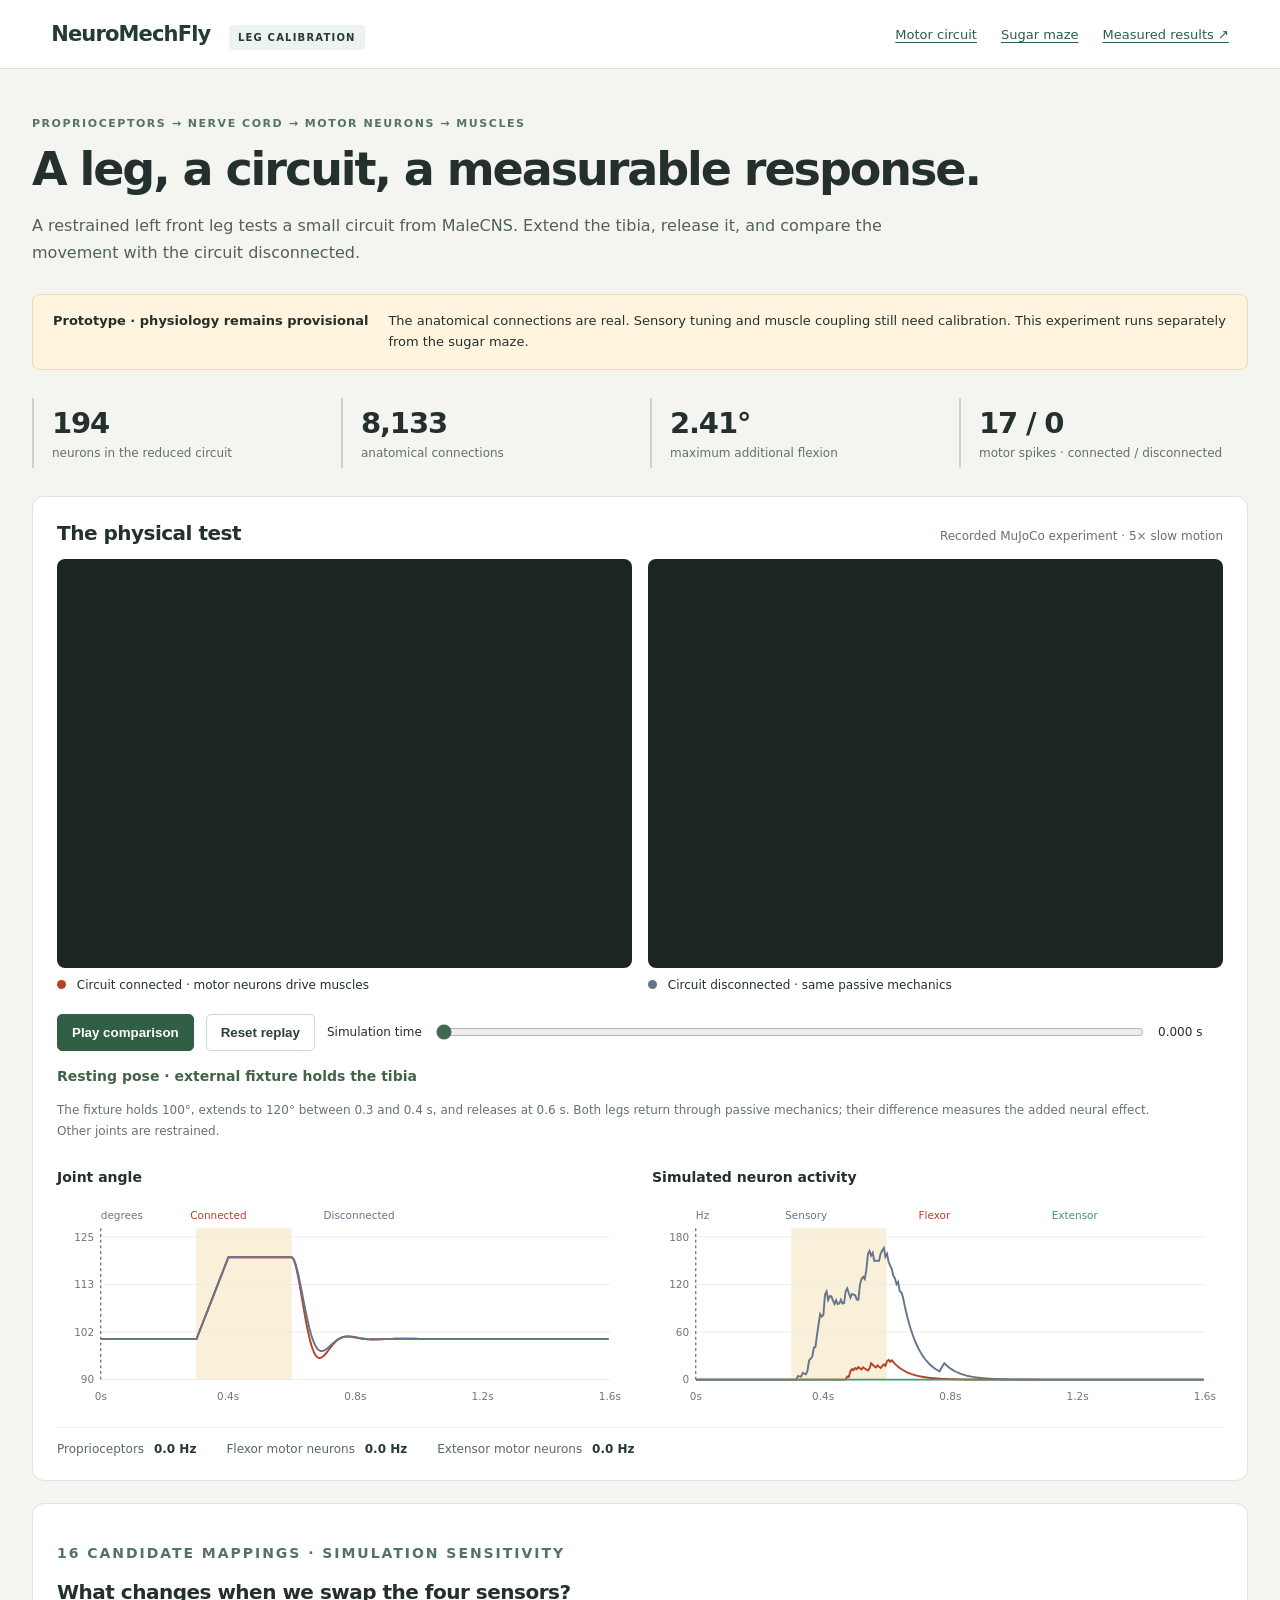
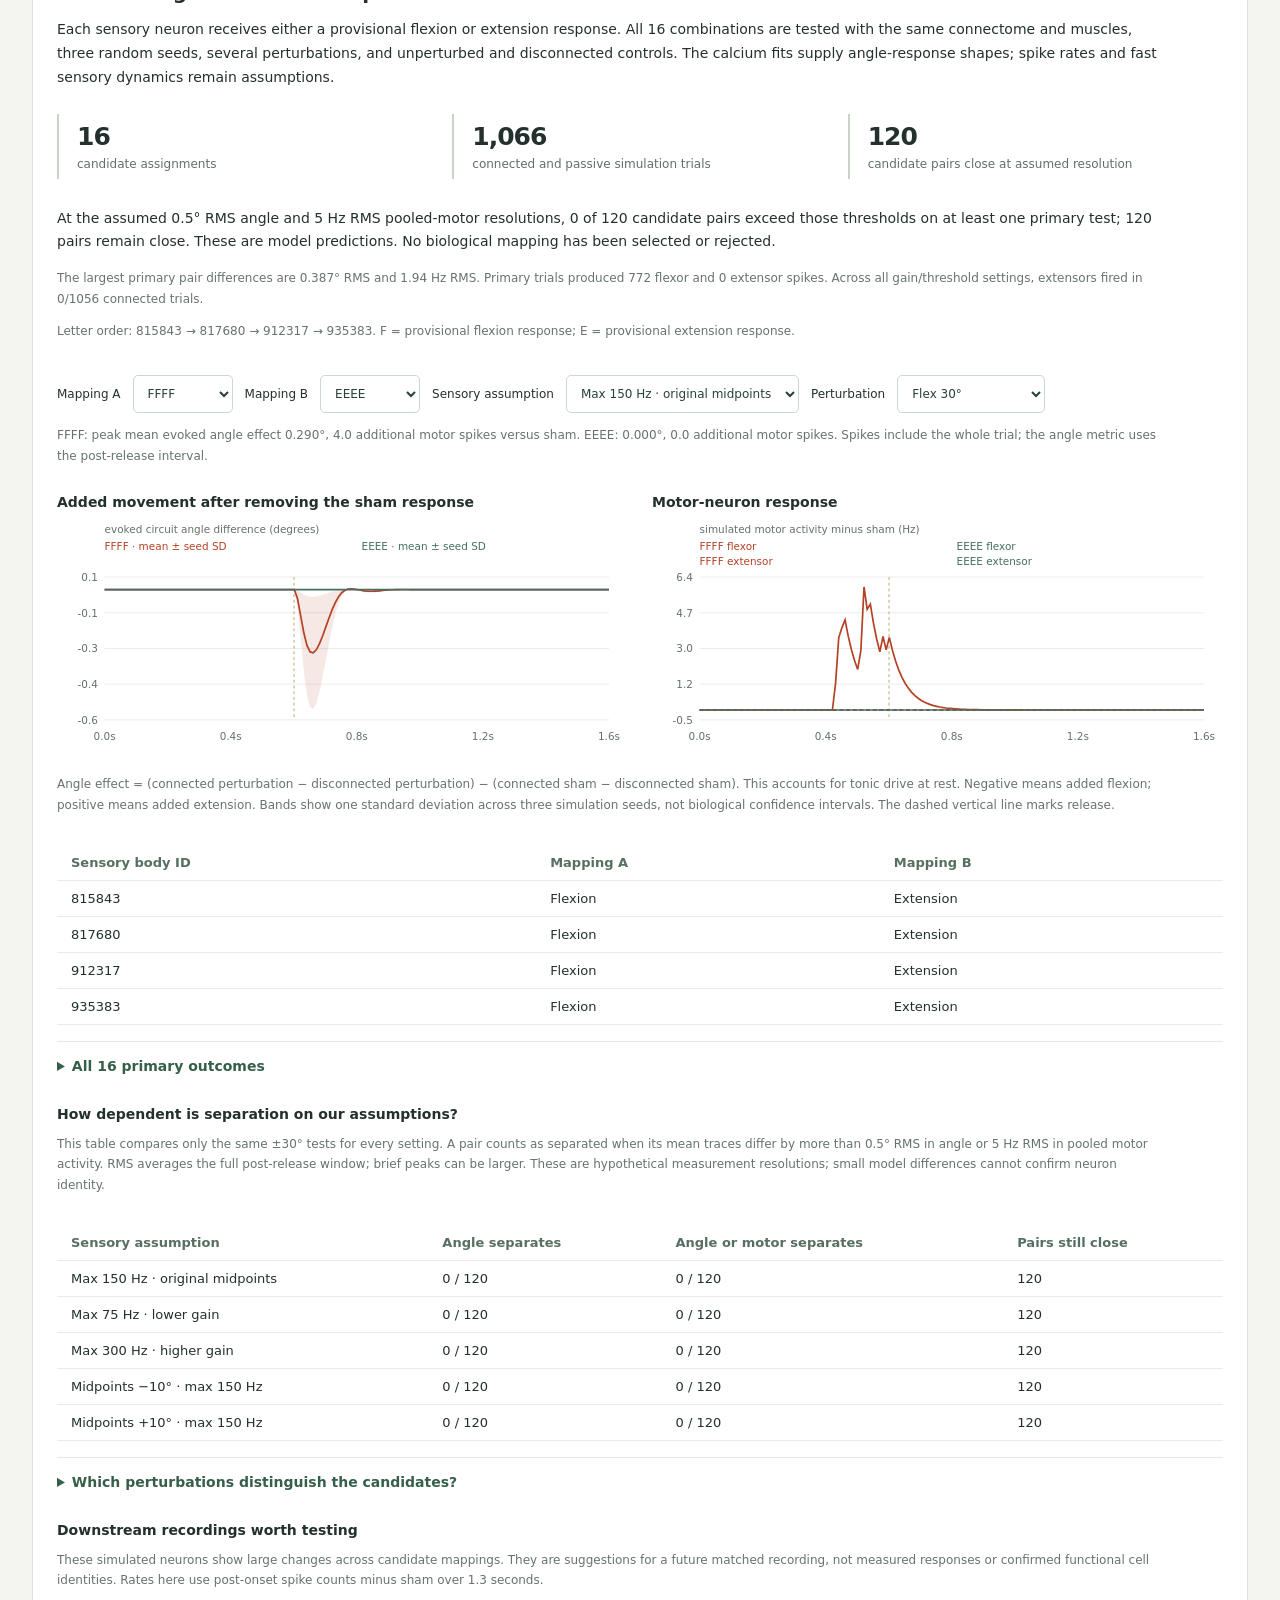
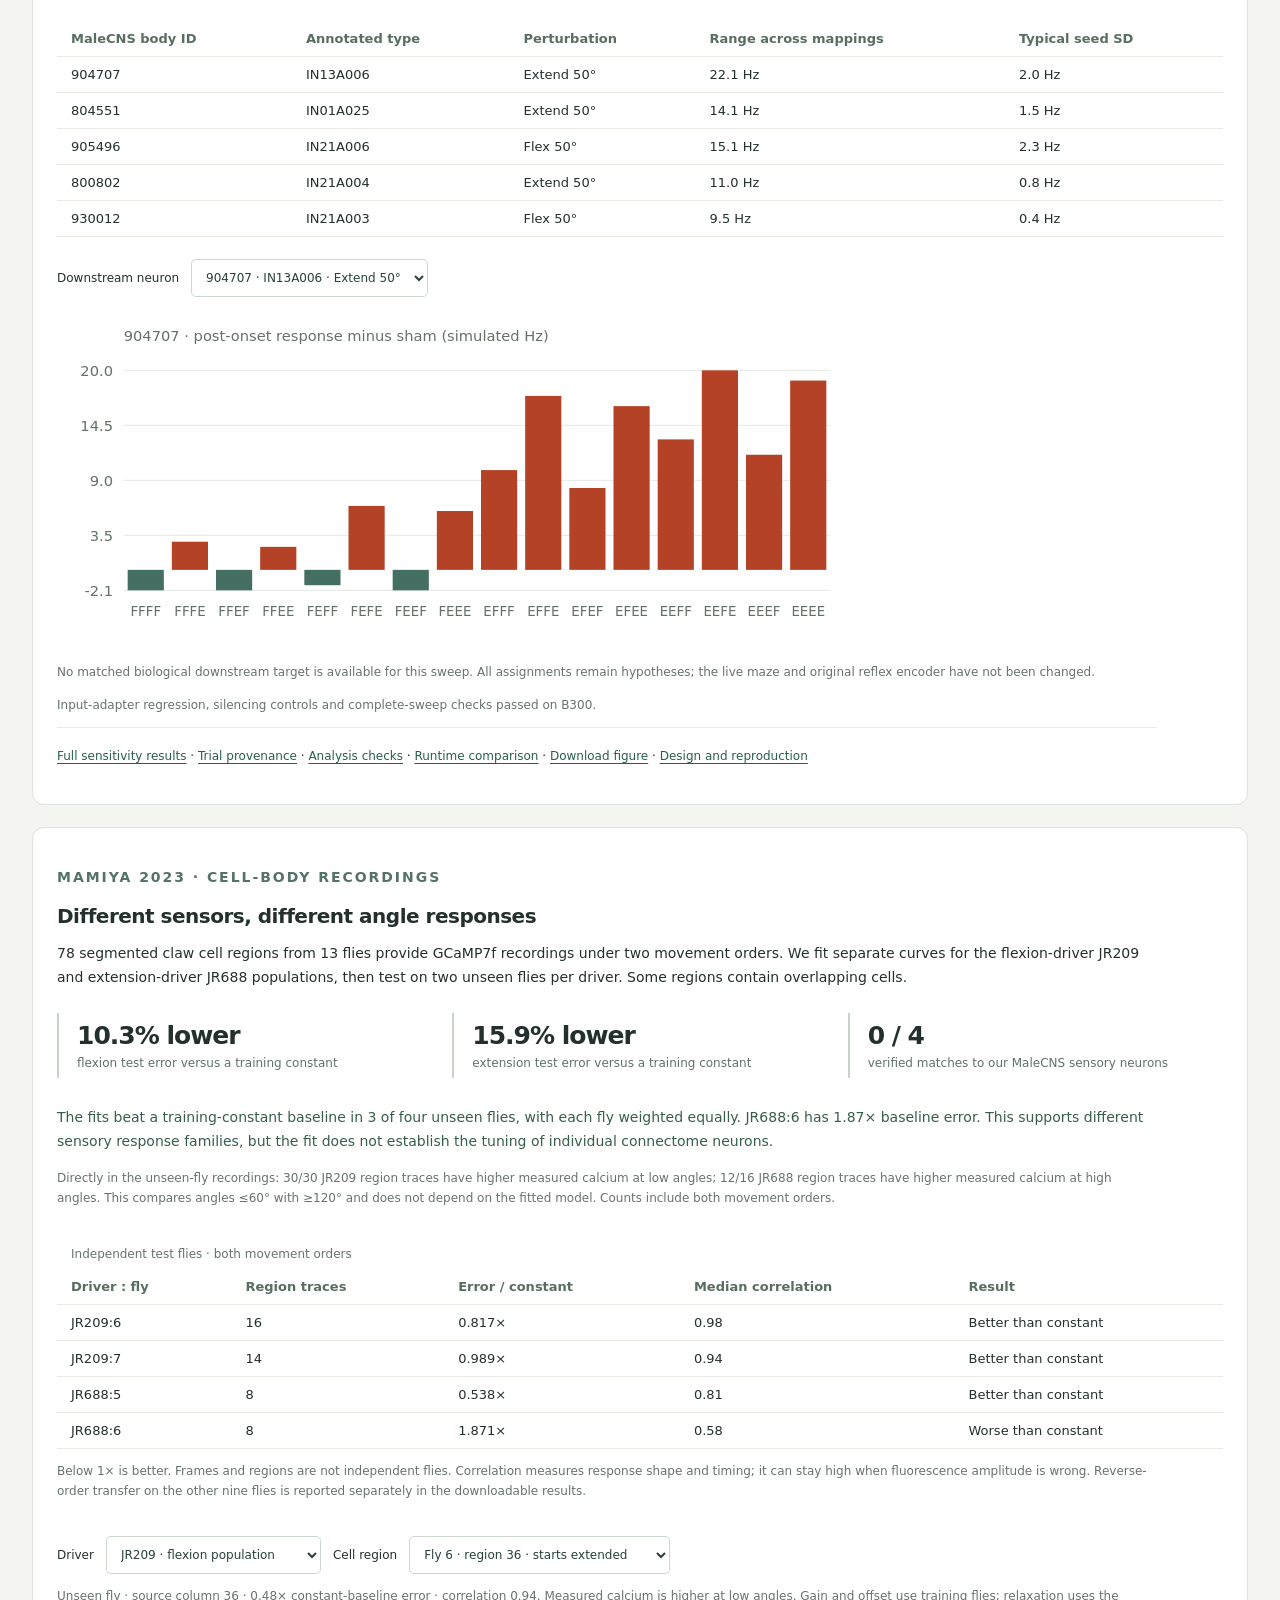
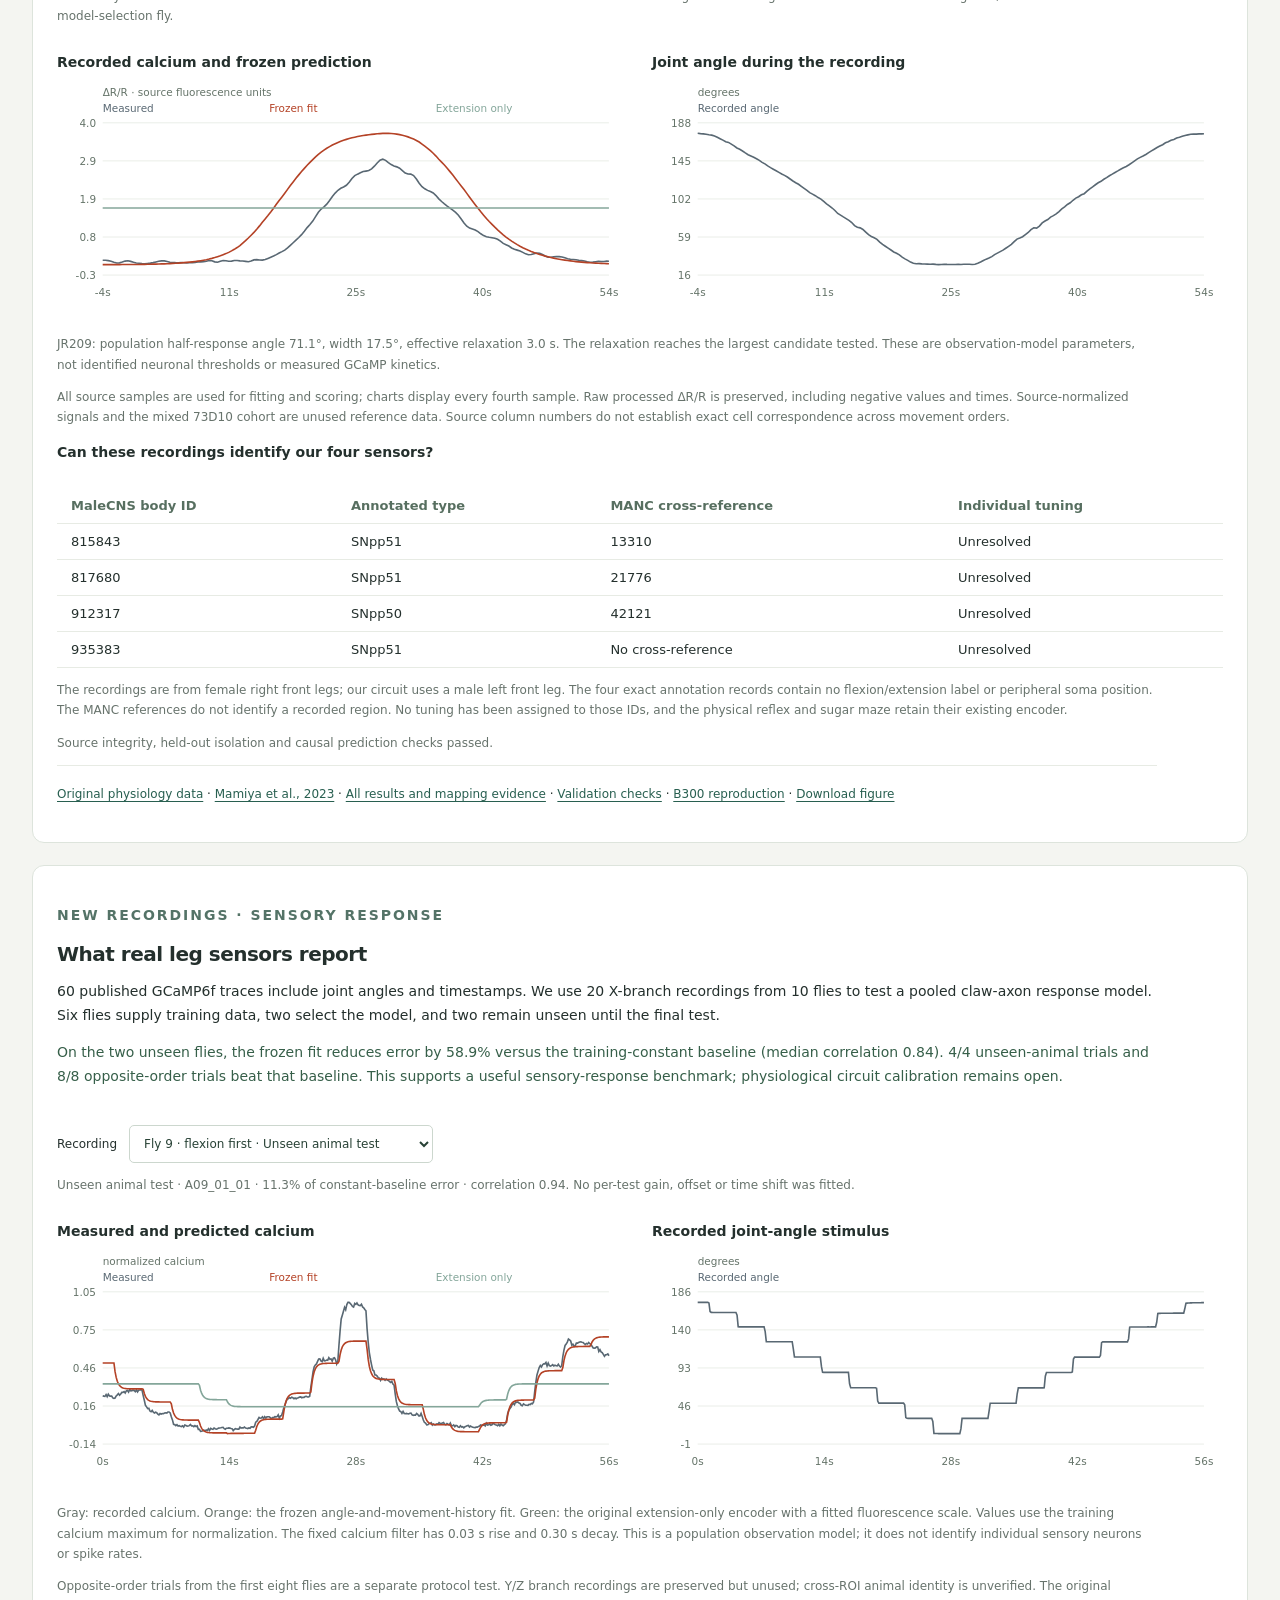
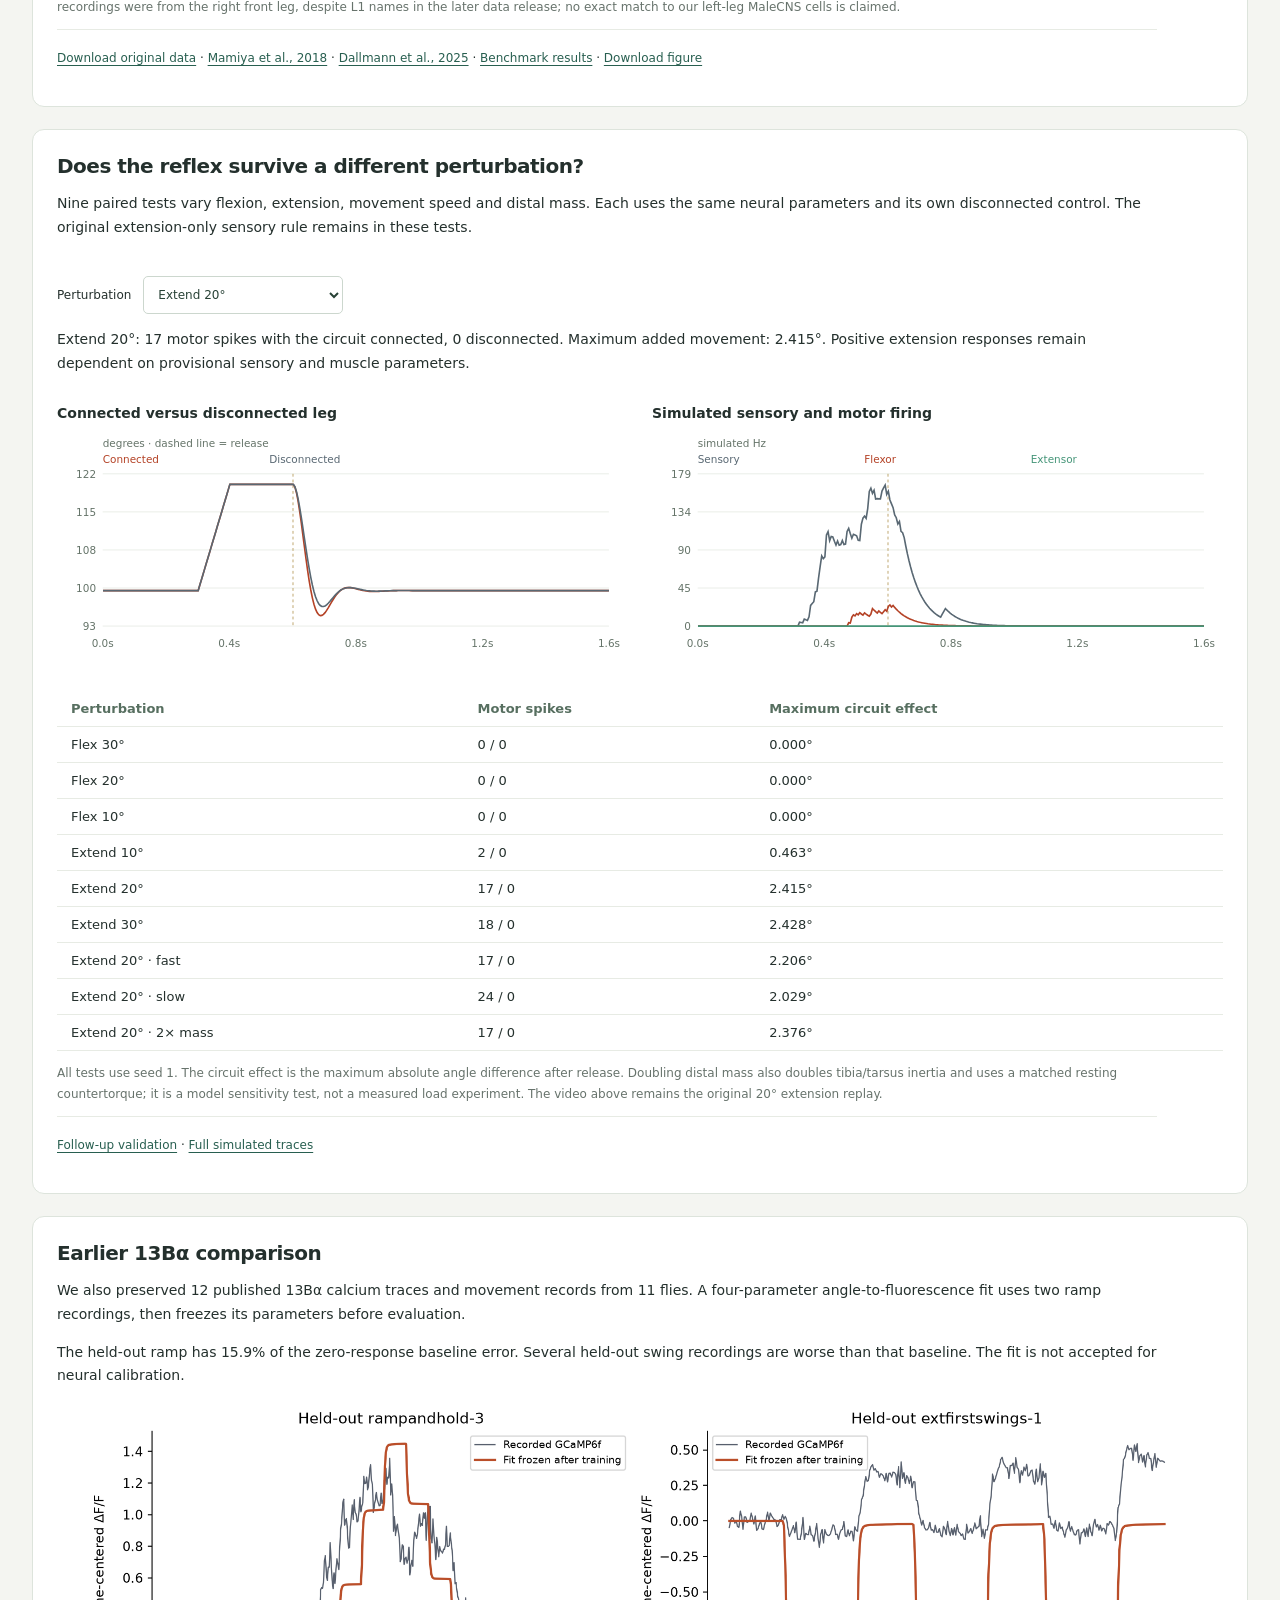
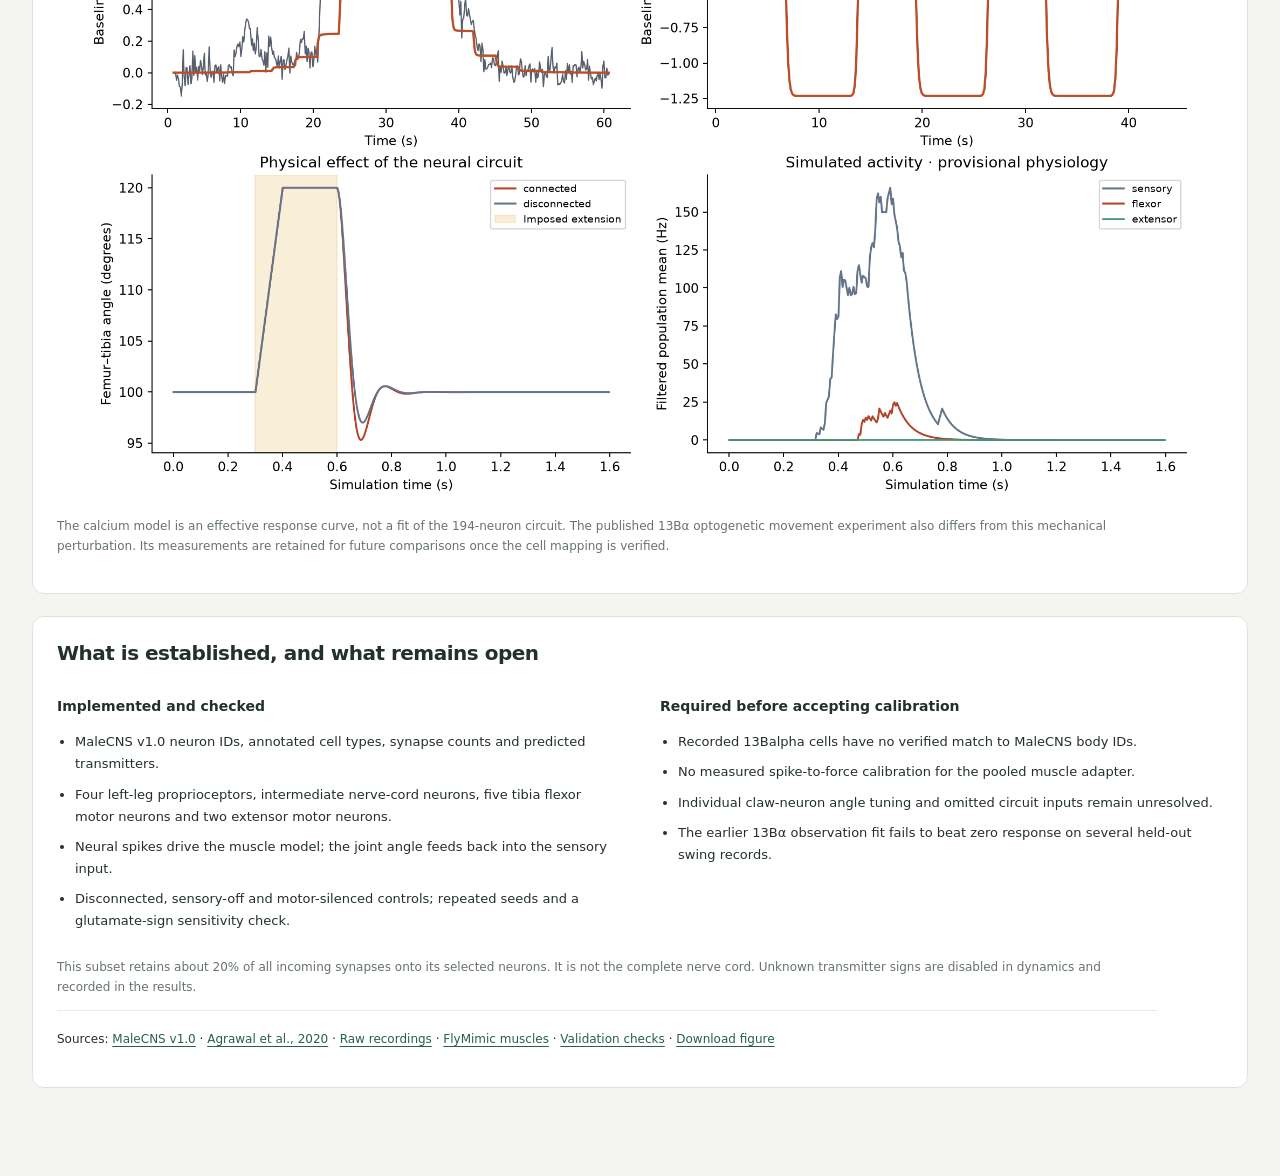
<file: wasm/calibration/index.html>
<!doctype html>
<html lang="en"><head><meta charset="utf-8"><meta name="viewport" content="width=device-width,initial-scale=1"><title>NeuroMechFly · Leg calibration</title><link rel="stylesheet" href="calibration.css"></head>
<body><header><a href="../maze/" class="brand">NeuroMechFly <span>LEG CALIBRATION</span></a><nav><a href="../locomotor/">Motor circuit</a><a href="../maze/">Sugar maze</a><a href="report.json">Measured results ↗</a></nav></header>
<main><p class="eyebrow">PROPRIOCEPTORS → NERVE CORD → MOTOR NEURONS → MUSCLES</p><h1>A leg, a circuit, a measurable response.</h1><p class="intro">A restrained left front leg tests a small circuit from MaleCNS. Extend the tibia, release it, and compare the movement with the circuit disconnected.</p>
<div class="notice"><strong>Prototype · physiology remains provisional</strong><span>The anatomical connections are real. Sensory tuning and muscle coupling still need calibration. This experiment runs separately from the sugar maze.</span></div>
<section class="stats" aria-label="Experiment results"><div><strong id="cells">—</strong><span>neurons in the reduced circuit</span></div><div><strong id="edges">—</strong><span>anatomical connections</span></div><div><strong id="effect">—</strong><span>maximum additional flexion</span></div><div><strong id="spikes">—</strong><span>motor spikes · connected / disconnected</span></div></section>
<section class="panel"><div class="section-title"><h2>The physical test</h2><span>Recorded MuJoCo experiment · 5× slow motion</span></div>
<div class="videos"><figure><video id="active-video" src="connected.mp4" muted playsinline preload="auto" aria-label="Connected nerve-cord circuit replay"></video><figcaption><i class="active-dot"></i> Circuit connected · motor neurons drive muscles</figcaption></figure><figure><video id="passive-video" src="disconnected.mp4" muted playsinline preload="auto" aria-label="Disconnected circuit replay"></video><figcaption><i class="passive-dot"></i> Circuit disconnected · same passive mechanics</figcaption></figure></div>
<div class="controls"><button id="play" disabled>Play comparison</button><button id="reset" disabled>Reset replay</button><label for="time">Simulation time</label><input id="time" type="range" min="0" max="1.59" step="0.005" value="0" disabled><output id="clock">0.000 s</output></div>
<p id="phase" role="status">Loading results…</p><p class="caption">The fixture holds 100°, extends to 120° between 0.3 and 0.4 s, and releases at 0.6 s. Both legs return through passive mechanics; their difference measures the added neural effect. Other joints are restrained.</p>
<div class="charts"><div><h3>Joint angle</h3><svg id="angle-chart" viewBox="0 0 600 240" role="img" aria-label="Joint angle over simulation time"></svg></div><div><h3>Simulated neuron activity</h3><svg id="rate-chart" viewBox="0 0 600 240" role="img" aria-label="Proprioceptor and motor-neuron activity"></svg></div></div>
<div class="readouts"><span>Proprioceptors <strong id="sensory">—</strong></span><span>Flexor motor neurons <strong id="flexor">—</strong></span><span>Extensor motor neurons <strong id="extensor">—</strong></span></div>
</section>
<section class="panel" id="assignment-sweep"><p class="eyebrow">16 CANDIDATE MAPPINGS · SIMULATION SENSITIVITY</p><h2>What changes when we swap the four sensors?</h2>
<p>Each sensory neuron receives either a provisional flexion or extension response. All 16 combinations are tested with the same connectome and muscles, three random seeds, several perturbations, and unperturbed and disconnected controls. The calcium fits supply angle-response shapes; spike rates and fast sensory dynamics remain assumptions.</p>
<div class="stats cell-stats"><div><strong id="assignment-total">—</strong><span>candidate assignments</span></div><div><strong id="assignment-trials">—</strong><span>connected and passive simulation trials</span></div><div><strong id="assignment-close">—</strong><span>candidate pairs close at assumed resolution</span></div></div>
<p id="assignment-summary" role="status">Loading assignment sweep…</p><p id="assignment-observation" class="caption"></p><p id="assignment-order" class="caption"></p>
<div class="controls"><label for="assignment-a">Mapping A</label><select id="assignment-a" disabled></select><label for="assignment-b">Mapping B</label><select id="assignment-b" disabled></select><label for="assignment-setting">Sensory assumption</label><select id="assignment-setting" disabled></select><label for="assignment-protocol">Perturbation</label><select id="assignment-protocol" disabled></select></div>
<p id="assignment-detail" class="caption"></p><div class="charts"><div><h3>Added movement after removing the sham response</h3><svg id="assignment-angle-chart" viewBox="0 0 600 250" role="img" aria-label="Comparison of candidate evoked circuit angle effects"></svg></div><div><h3>Motor-neuron response</h3><svg id="assignment-motor-chart" viewBox="0 0 600 250" role="img" aria-label="Comparison of candidate motor activity minus sham"></svg></div></div>
<p class="caption">Angle effect = (connected perturbation − disconnected perturbation) − (connected sham − disconnected sham). This accounts for tonic drive at rest. Negative means added flexion; positive means added extension. Bands show one standard deviation across three simulation seeds, not biological confidence intervals. The dashed vertical line marks release.</p>
<div class="table-scroll"><table><thead><tr><th>Sensory body ID</th><th>Mapping A</th><th>Mapping B</th></tr></thead><tbody id="assignment-cell-labels"></tbody></table></div>
<details><summary>All 16 primary outcomes</summary><p class="caption">Peak absolute mean evoked angle contrast after release, in degrees. This measures sensitivity, not accuracy against a real fly.</p><div class="table-scroll"><table><thead id="assignment-matrix-head"></thead><tbody id="assignment-matrix"></tbody></table></div></details>
<h3>How dependent is separation on our assumptions?</h3><p class="caption">This table compares only the same ±30° tests for every setting. A pair counts as separated when its mean traces differ by more than 0.5° RMS in angle or 5 Hz RMS in pooled motor activity. RMS averages the full post-release window; brief peaks can be larger. These are hypothetical measurement resolutions; small model differences cannot confirm neuron identity.</p><div class="table-scroll"><table><thead><tr><th>Sensory assumption</th><th>Angle separates</th><th>Angle or motor separates</th><th>Pairs still close</th></tr></thead><tbody id="assignment-sensitivity"></tbody></table></div>
<details><summary>Which perturbations distinguish the candidates?</summary><div class="table-scroll"><table><thead><tr><th>Perturbation</th><th>Angle separates</th><th>Angle or motor separates</th><th>Also separated in every seed</th></tr></thead><tbody id="assignment-protocols"></tbody></table></div><p class="caption">Each count is out of 120 pairs. Pairwise closeness is not transitive. Common random draws reduce comparison noise; seed consistency is not statistical evidence from animals.</p></details>
<h3>Downstream recordings worth testing</h3><p class="caption">These simulated neurons show large changes across candidate mappings. They are suggestions for a future matched recording, not measured responses or confirmed functional cell identities. Rates here use post-onset spike counts minus sham over 1.3 seconds.</p><div class="table-scroll"><table><thead><tr><th>MaleCNS body ID</th><th>Annotated type</th><th>Perturbation</th><th>Range across mappings</th><th>Typical seed SD</th></tr></thead><tbody id="assignment-readouts"></tbody></table></div><div class="controls"><label for="assignment-neuron">Downstream neuron</label><select id="assignment-neuron" disabled></select></div><svg id="assignment-neuron-chart" class="assignment-neuron-chart" viewBox="0 0 600 250" role="img" aria-label="Predicted downstream neuron response for all sixteen mappings"></svg>
<p class="caption">No matched biological downstream target is available for this sweep. All assignments remain hypotheses; the live maze and original reflex encoder have not been changed.</p><p id="assignment-checks" class="caption"></p><p class="sources"><a href="assignment-report.json">Full sensitivity results</a> · <a href="assignment-trial-hashes.json">Trial provenance</a> · <a href="assignment-analysis-validation.json">Analysis checks</a> · <a href="assignment-runtime-comparison.json">Runtime comparison</a> · <a href="assignment-sweep.pdf">Download figure</a> · <a href="https://github.com/vexilligera/fly-gym/blob/codex/vision-olfaction-maze/brain/ASSIGNMENT_SWEEP.md">Design and reproduction</a></p></section>
<section class="panel" id="claw-cell-validation"><p class="eyebrow">MAMIYA 2023 · CELL-BODY RECORDINGS</p><h2>Different sensors, different angle responses</h2>
<p>78 segmented claw cell regions from 13 flies provide GCaMP7f recordings under two movement orders. We fit separate curves for the flexion-driver JR209 and extension-driver JR688 populations, then test on two unseen flies per driver. Some regions contain overlapping cells.</p>
<div class="stats cell-stats"><div><strong id="cell-flex-error">—</strong><span>flexion test error versus a training constant</span></div><div><strong id="cell-ext-error">—</strong><span>extension test error versus a training constant</span></div><div><strong id="cell-map-count">—</strong><span>verified matches to our MaleCNS sensory neurons</span></div></div>
<p id="cell-verdict" role="status">Loading cell-body validation…</p><p id="cell-tuning-observation" class="caption"></p>
<div class="table-scroll"><table><caption>Independent test flies · both movement orders</caption><thead><tr><th>Driver : fly</th><th>Region traces</th><th>Error / constant</th><th>Median correlation</th><th>Result</th></tr></thead><tbody id="cell-fly-results"></tbody></table></div>
<p class="caption">Below 1× is better. Frames and regions are not independent flies. Correlation measures response shape and timing; it can stay high when fluorescence amplitude is wrong. Reverse-order transfer on the other nine flies is reported separately in the downloadable results.</p>
<div class="controls"><label for="cell-cohort">Driver</label><select id="cell-cohort" disabled><option value="JR209">JR209 · flexion population</option><option value="JR688">JR688 · extension population</option></select><label for="cell-record">Cell region</label><select id="cell-record" disabled></select></div>
<p id="cell-record-score" class="caption"></p><div class="charts"><div><h3>Recorded calcium and frozen prediction</h3><svg id="cell-calcium-chart" viewBox="0 0 600 250" role="img" aria-label="Individual claw cell-region calcium and frozen population prediction"></svg></div><div><h3>Joint angle during the recording</h3><svg id="cell-angle-chart" viewBox="0 0 600 250" role="img" aria-label="Recorded tibia angle with original source time alignment"></svg></div></div>
<p id="cell-curve-details" class="caption"></p><p class="caption">All source samples are used for fitting and scoring; charts display every fourth sample. Raw processed ΔR/R is preserved, including negative values and times. Source-normalized signals and the mixed 73D10 cohort are unused reference data. Source column numbers do not establish exact cell correspondence across movement orders.</p>
<h3>Can these recordings identify our four sensors?</h3><div class="table-scroll"><table><thead><tr><th>MaleCNS body ID</th><th>Annotated type</th><th>MANC cross-reference</th><th>Individual tuning</th></tr></thead><tbody id="cell-mapping"></tbody></table></div>
<p class="caption">The recordings are from female right front legs; our circuit uses a male left front leg. The four exact annotation records contain no flexion/extension label or peripheral soma position. The MANC references do not identify a recorded region. No tuning has been assigned to those IDs, and the physical reflex and sugar maze retain their existing encoder.</p>
<p id="cell-check-status" class="caption"></p><p class="sources"><a href="https://doi.org/10.5061/dryad.dbrv15f6q">Original physiology data</a> · <a href="https://doi.org/10.1016/j.neuron.2023.07.009">Mamiya et al., 2023</a> · <a href="claw-cells-report.json">All results and mapping evidence</a> · <a href="claw-cells-validation.json">Validation checks</a> · <a href="claw-cells-reproduction.json">B300 reproduction</a> · <a href="claw-cells.pdf">Download figure</a></p></section>
<section class="panel" id="claw-benchmark"><p class="eyebrow">NEW RECORDINGS · SENSORY RESPONSE</p><h2>What real leg sensors report</h2><p>60 published GCaMP6f traces include joint angles and timestamps. We use 20 X-branch recordings from 10 flies to test a pooled claw-axon response model. Six flies supply training data, two select the model, and two remain unseen until the final test.</p><p id="claw-summary" role="status">Loading sensory benchmark…</p>
<div class="controls"><label for="claw-record">Recording</label><select id="claw-record" disabled></select></div>
<p id="claw-score" class="caption"></p><div class="charts"><div><h3>Measured and predicted calcium</h3><svg id="claw-chart" viewBox="0 0 600 250" role="img" aria-label="Published claw calcium compared with frozen predictions"></svg></div><div><h3>Recorded joint-angle stimulus</h3><svg id="claw-input-chart" viewBox="0 0 600 250" role="img" aria-label="Measured angle supplied to the calcium model"></svg></div></div>
<p class="caption">Gray: recorded calcium. Orange: the frozen angle-and-movement-history fit. Green: the original extension-only encoder with a fitted fluorescence scale. Values use the training calcium maximum for normalization. The fixed calcium filter has 0.03 s rise and 0.30 s decay. This is a population observation model; it does not identify individual sensory neurons or spike rates.</p><p class="caption">Opposite-order trials from the first eight flies are a separate protocol test. Y/Z branch recordings are preserved but unused; cross-ROI animal identity is unverified. The original recordings were from the right front leg, despite L1 names in the later data release; no exact match to our left-leg MaleCNS cells is claimed.</p>
<p class="sources"><a href="https://doi.org/10.5061/dryad.gqnk98t16">Download original data</a> · <a href="https://doi.org/10.1016/j.neuron.2018.09.009">Mamiya et al., 2018</a> · <a href="https://doi.org/10.1038/s41586-025-09554-2">Dallmann et al., 2025</a> · <a href="claw-report.json">Benchmark results</a> · <a href="claw-reflex.pdf">Download figure</a></p></section>
<section class="panel"><h2>Does the reflex survive a different perturbation?</h2><p>Nine paired tests vary flexion, extension, movement speed and distal mass. Each uses the same neural parameters and its own disconnected control. The original extension-only sensory rule remains in these tests.</p><div class="controls"><label for="sweep-case">Perturbation</label><select id="sweep-case" disabled></select></div><p id="sweep-summary" role="status">Loading physical tests…</p><div class="charts"><div><h3>Connected versus disconnected leg</h3><svg id="sweep-chart" viewBox="0 0 600 250" role="img" aria-label="Paired physical leg angles for selected perturbation"></svg></div><div><h3>Simulated sensory and motor firing</h3><svg id="sweep-rate-chart" viewBox="0 0 600 250" role="img" aria-label="Simulated neuron activity for selected perturbation"></svg></div></div>
<div class="table-scroll"><table><thead><tr><th>Perturbation</th><th>Motor spikes</th><th>Maximum circuit effect</th></tr></thead><tbody id="sweep-table"></tbody></table></div><p class="caption">All tests use seed 1. The circuit effect is the maximum absolute angle difference after release. Doubling distal mass also doubles tibia/tarsus inertia and uses a matched resting countertorque; it is a model sensitivity test, not a measured load experiment. The video above remains the original 20° extension replay.</p><p class="sources"><a href="followup-validation.json">Follow-up validation</a> · <a href="sweep-trials.json">Full simulated traces</a></p></section>
<section class="panel"><h2>Earlier 13Bα comparison</h2><p>We also preserved 12 published 13Bα calcium traces and movement records from 11 flies. A four-parameter angle-to-fluorescence fit uses two ramp recordings, then freezes its parameters before evaluation.</p><p id="fit-result"></p><img class="comparison" src="calibration.png" alt="Recorded versus predicted calcium signals and the physical circuit-disconnection comparison"><p class="caption">The calcium model is an effective response curve, not a fit of the 194-neuron circuit. The published 13Bα optogenetic movement experiment also differs from this mechanical perturbation. Its measurements are retained for future comparisons once the cell mapping is verified.</p></section>
<section class="panel"><h2>What is established, and what remains open</h2><div class="scope"><div><h3>Implemented and checked</h3><ul><li>MaleCNS v1.0 neuron IDs, annotated cell types, synapse counts and predicted transmitters.</li><li>Four left-leg proprioceptors, intermediate nerve-cord neurons, five tibia flexor motor neurons and two extensor motor neurons.</li><li>Neural spikes drive the muscle model; the joint angle feeds back into the sensory input.</li><li>Disconnected, sensory-off and motor-silenced controls; repeated seeds and a glutamate-sign sensitivity check.</li></ul></div><div><h3>Required before accepting calibration</h3><ul id="limits"></ul></div></div><p class="caption">This subset retains about 20% of all incoming synapses onto its selected neurons. It is not the complete nerve cord. Unknown transmitter signs are disabled in dynamics and recorded in the results.</p><p class="sources">Sources: <a href="https://janelia-flyem.github.io/male-cns/download/">MaleCNS v1.0</a> · <a href="https://elifesciences.org/articles/60299">Agrawal et al., 2020</a> · <a href="https://doi.org/10.5061/dryad.k3j9kd55t">Raw recordings</a> · <a href="https://github.com/gizemozd/FlyMimic">FlyMimic muscles</a> · <a href="validation.json">Validation checks</a> · <a href="calibration.pdf">Download figure</a></p></section>
</main><script type="module" src="calibration.js"></script><script type="module" src="reflex-followup.js"></script><script type="module" src="claw-cells.js"></script><script type="module" src="assignment-sweep.js"></script></body></html>
</file>
<file: wasm/calibration/calibration.css>
:root{color-scheme:light;font-family:Inter,ui-sans-serif,system-ui,sans-serif;color:#24302d;background:#f4f5f1;font-synthesis:none}*{box-sizing:border-box}body{margin:0}a{color:#285f50;text-underline-offset:3px}header{display:flex;justify-content:space-between;align-items:center;gap:24px;padding:22px 4vw;border-bottom:1px solid #dce1da;background:#fff}.brand{font-weight:750;text-decoration:none;letter-spacing:-.04em;font-size:21px;color:#233c32}.brand span{font-size:10px;letter-spacing:.12em;margin-left:12px;background:#edf3ee;padding:7px 9px;border-radius:4px}nav{display:flex;gap:24px;font-size:13px}main{max-width:1380px;margin:48px auto;padding:0 32px 40px}.eyebrow{font-size:11px;letter-spacing:.14em;font-weight:700;color:#547367}h1{font-size:clamp(29px,4vw,46px);font-weight:650;letter-spacing:-.045em;margin:12px 0 16px}h2{font-size:20px;font-weight:650;letter-spacing:-.025em;margin:0 0 14px}h3{font-size:14px;margin:16px 0 10px}.intro{font-size:16px;line-height:1.7;max-width:850px;color:#526059}.notice{background:#fff5df;border:1px solid #eadbb7;border-radius:8px;padding:16px 20px;display:flex;gap:20px;margin:28px 0;font-size:13px;line-height:1.6}.notice strong{white-space:nowrap}.stats{display:grid;grid-template-columns:repeat(4,1fr);gap:20px;margin-bottom:28px}.stats>div{border-left:2px solid #c8d4c9;padding:8px 18px}.stats strong{display:block;font-size:29px;font-weight:600;letter-spacing:-.04em}.stats span{font-size:12px;display:block;color:#617169;margin-top:6px}.panel{background:white;border:1px solid #dde4dc;border-radius:12px;padding:24px;margin-top:22px}.panel>p{font-size:14px;line-height:1.7;max-width:1100px}.section-title{display:flex;justify-content:space-between;gap:16px;align-items:baseline}.section-title>span{font-size:12px;color:#677369}.videos{display:grid;grid-template-columns:1fr 1fr;gap:16px}figure{margin:0}video{width:100%;aspect-ratio:760/540;background:#1c2424;border-radius:8px;display:block}figcaption{font-size:12px;margin-top:10px}.active-dot,.passive-dot{display:inline-block;width:9px;height:9px;border-radius:50%;margin-right:7px;background:#b44226}.passive-dot{background:#64748b}.controls{display:flex;align-items:center;gap:12px;padding-top:22px;font-size:12px}.controls input{flex:1;min-width:80px;accent-color:#436a51}.controls output{min-width:65px;font-variant-numeric:tabular-nums}button{border:1px solid #cfd9d0;background:#fff;color:#2c4235;border-radius:5px;padding:10px 14px;font-weight:600;cursor:pointer}button:first-child{background:#315f46;color:white;border-color:#315f46}button:disabled{opacity:.45;cursor:wait}#phase{font-weight:600;color:#426348;margin-bottom:5px}.caption{color:#67736c;font-size:12px!important}.charts{display:grid;grid-template-columns:1fr 1fr;gap:24px}.charts svg{width:100%;overflow:visible;font-family:inherit;font-size:11px}.readouts{display:flex;gap:30px;flex-wrap:wrap;font-size:12px;border-top:1px solid #edf0e9;padding-top:14px;color:#59695f}.readouts strong{display:inline-block;color:#263c30;margin-left:6px;font-variant-numeric:tabular-nums}.comparison{width:100%;max-width:1100px;display:block;margin:20px auto}.scope{display:grid;grid-template-columns:1fr 1fr;gap:40px;font-size:13px;line-height:1.7}ul{padding-left:18px}li{margin:8px 0}.sources{font-size:12px!important;line-height:2!important;border-top:1px solid #e7ebe4;padding-top:16px}@media(max-width:800px){header{align-items:flex-start;flex-direction:column;gap:16px}.brand span{margin-left:5px}main{padding:0 16px;margin-top:30px}.notice{flex-direction:column;gap:5px}.notice strong{white-space:normal}.stats{grid-template-columns:1fr 1fr}.videos,.charts,.scope{grid-template-columns:1fr}.panel{padding:16px}.section-title{flex-direction:column;gap:0;margin-bottom:16px}.controls{flex-wrap:wrap}.controls label{display:none}.readouts{gap:14px}}
.controls select{min-width:200px;max-width:100%;padding:10px;border:1px solid #ccd7ce;border-radius:5px;background:#fff;color:#284236;font:inherit}.table-scroll{overflow-x:auto}table{width:100%;border-collapse:collapse;font-size:13px;margin-top:18px}th,td{text-align:left;padding:10px 14px;border-bottom:1px solid #e7ebe4}th{font-weight:600;color:#576f60}td{font-variant-numeric:tabular-nums}#claw-summary{color:#365f49}

.cell-stats{grid-template-columns:repeat(3,1fr);margin-top:24px}.cell-stats strong{font-size:25px}caption{text-align:left;font-size:12px;color:#67736c;padding:8px 14px}#claw-cell-validation{scroll-margin-top:24px}#cell-verdict{color:#365f49}@media(max-width:600px){.cell-stats{grid-template-columns:1fr}.cell-stats strong{font-size:23px}}

#assignment-sweep{scroll-margin-top:24px}#assignment-sweep .controls{flex-wrap:wrap}#assignment-sweep select{min-width:100px}details{border-top:1px solid #e5ebe3;padding:16px 0;margin-top:16px}summary{cursor:pointer;font-size:14px;color:#365f49;font-weight:600}#assignment-matrix td:first-child{font-family:ui-monospace,monospace}

.assignment-neuron-chart{width:100%;max-width:800px;display:block;margin-top:20px;font-family:inherit;font-size:11px}
</file>
